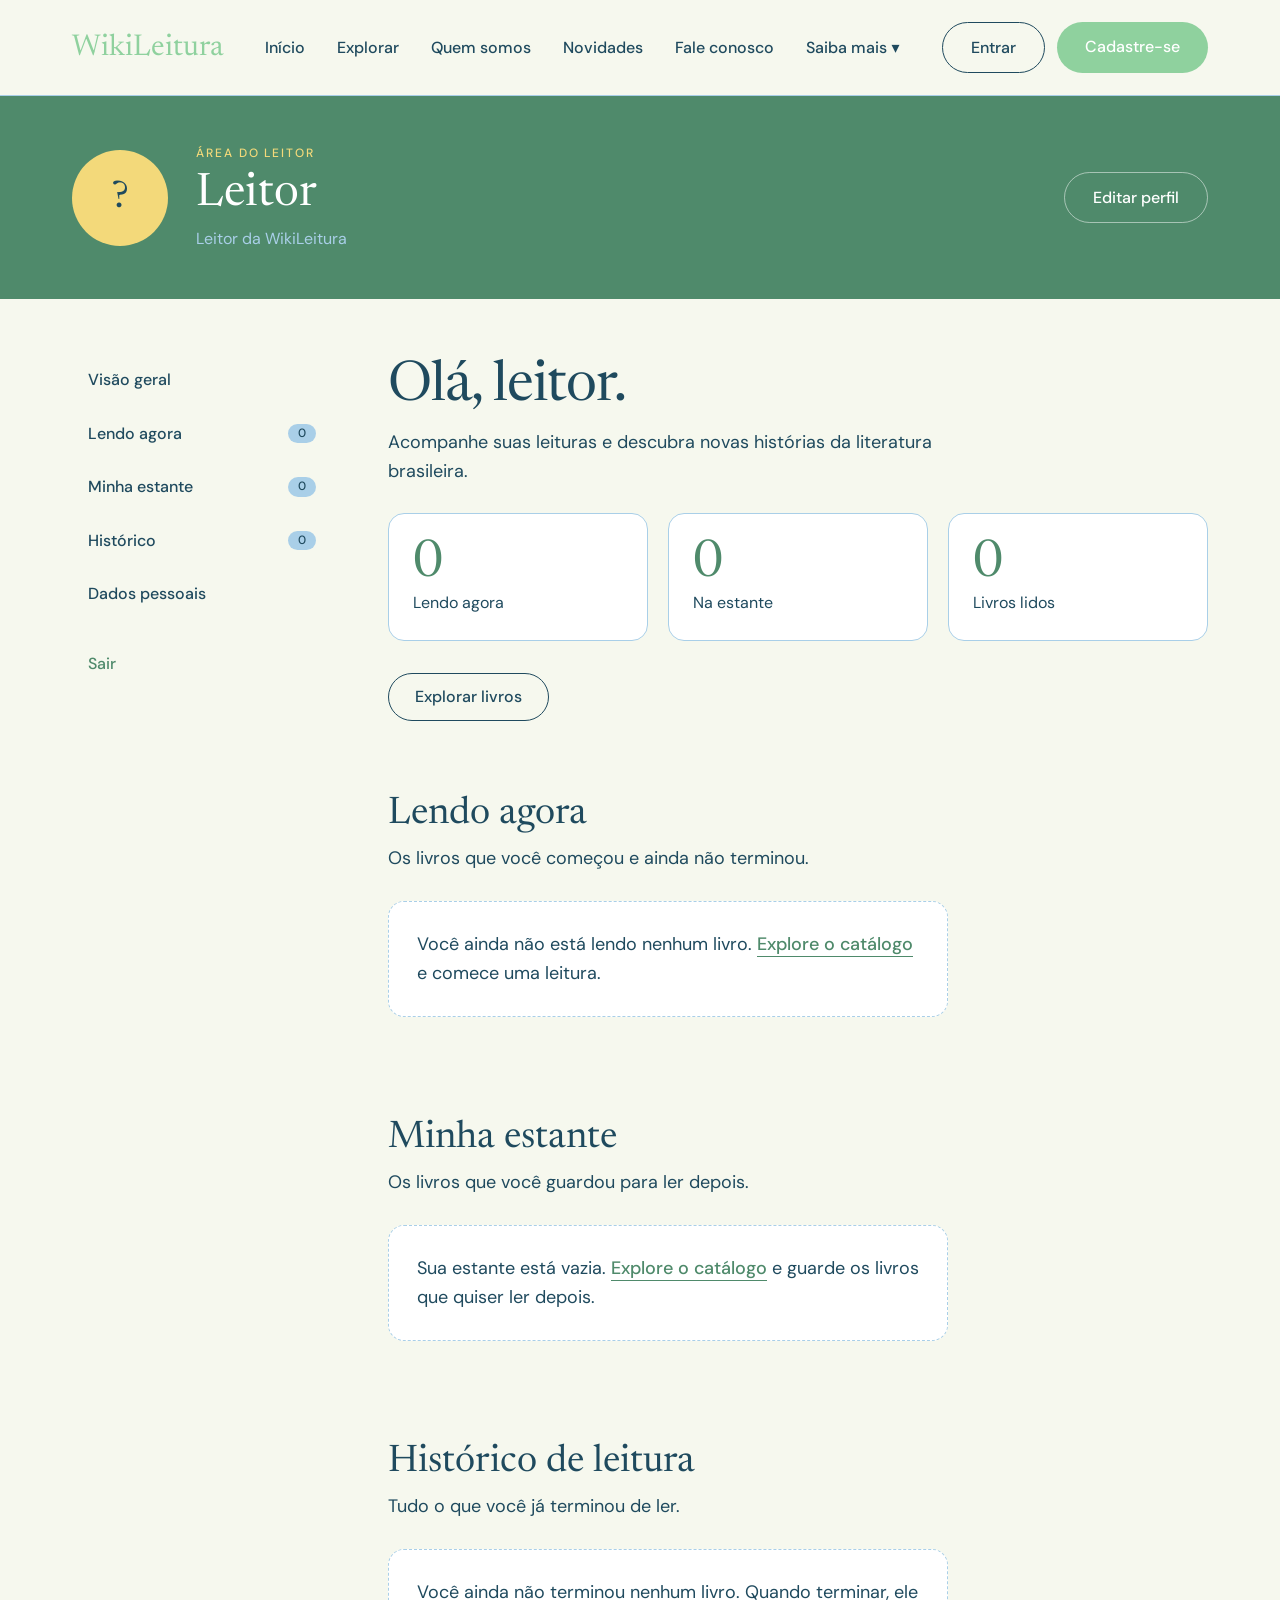
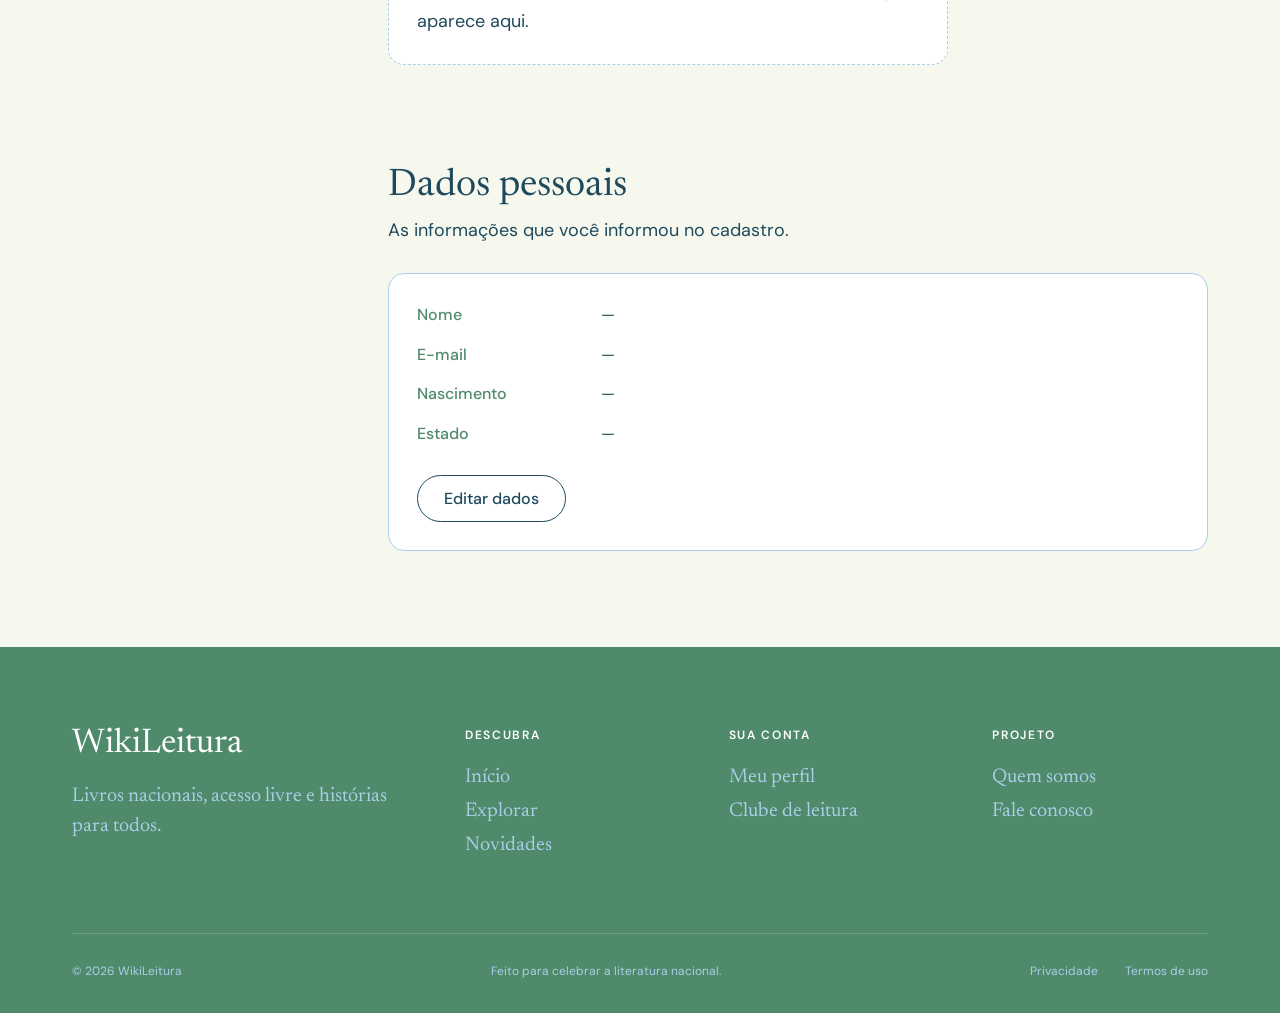
<file: Wikileitura/html/perfil.html>
<!DOCTYPE html>
<html lang="pt-br">
<head>
    <meta charset="UTF-8">
    <meta name="viewport" content="width=device-width, initial-scale=1.0">
    <link rel="stylesheet" href="../css/perfil.css">
    <title>Perfil - Wikileitura</title>
</head>
<body>
    <!--Cabeçalho-->
    <header>
        <p>WikiLeitura</p>
        <nav>
            <ul>
                <li><a href="../html/index.html">Início</a></li>
                <li><a href="../html/explorar.html">Explorar</a></li>
                <li><a href="../html/qmsomos.html">Quem somos</a></li>
                <li><a href="../html/novidades.html">Novidades</a></li>
                <li><a href="../html/contato.html">Fale conosco</a></li>
                <li>
                    <details>
                        <summary>Saiba mais</summary>
                        <ul>
                            <li><a href="../html/perfil.html">Meu perfil</a></li>
                            <li><a href="../html/clubeleitura.html">Clube de leitura</a></li>
                        </ul>
                    </details>
                </li>
            </ul>
        </nav>

        <div class="acoes">
            <a href="../html/login.html" class="entrar">Entrar</a>
            <a href="../html/cadastro.html" class="cadastrar">Cadastre-se</a>
        </div>
    </header>

    <!-- Conteúdo principal -->
     <main>
        <section class="perfil-topo">
            <div class="avatar" id="avatar">?</div>
            <div>
                <p class="rotulo">Área do leitor</p>
                <h1 id="nome-usuario">Leitor</h1>
                <p>Leitor da WikiLeitura</p>
            </div>
            <a href="#dados" class="editar">Editar perfil</a>
        </section>

        <div class="perfil-corpo">
            <!-- Menu lateral -->
            <nav class="perfil-menu" aria-label="Menu do perfil">
                <ul>
                    <li><a href="#visao-geral">Visão geral</a></li>
                    <li><a href="#lendo-agora">Lendo agora <span id="badge-lendo">0</span></a></li>
                    <li><a href="#estante">Minha estante <span id="badge-estante">0</span></a></li>
                    <li><a href="#historico">Histórico <span id="badge-historico">0</span></a></li>
                    <li><a href="#dados">Dados pessoais</a></li>
                </ul>
                <a href="../php/logout.php" class="sair">Sair</a>
            </nav>

            <div class="perfil-conteudo">
                <section id="visao-geral">
                    <h2><span id="saudacao">Olá</span>, <span id="nome-curto">leitor</span>.</h2>
                    <p>Acompanhe suas leituras e descubra novas histórias da literatura brasileira.</p>
                    <ul class="numeros">
                        <li><strong id="num-lendo">0</strong> Lendo agora</li>
                        <li><strong id="num-estante">0</strong> Na estante</li>
                        <li><strong id="num-lidos">0</strong> Livros lidos</li>
                    </ul>
                    <a href="../html/explorar.html" class="botao">Explorar livros</a>
                </section>

                <section id="lendo-agora">
                    <h2>Lendo agora</h2>
                    <p>Os livros que você começou e ainda não terminou.</p>
                    <!-- O JavaScript desenha aqui um <li> para cada livro que vier do banco -->
                    <ul class="livros-lista" id="lista-lendo"></ul>
                    <!-- Mensagem de lista vazia: o JavaScript esconde quando houver livros -->
                    <p class="vazio" id="vazio-lendo">Você ainda não está lendo nenhum livro. <a href="../html/explorar.html">Explore o catálogo</a> e comece uma leitura.</p>
                </section>

                <section id="estante">
                    <h2>Minha estante</h2>
                    <p>Os livros que você guardou para ler depois.</p>
                    <ul class="estante-grade" id="lista-estante"></ul>
                    <p class="vazio" id="vazio-estante">Sua estante está vazia. <a href="../html/explorar.html">Explore o catálogo</a> e guarde os livros que quiser ler depois.</p>
                </section>

                <section id="historico">
                    <h2>Histórico de leitura</h2>
                    <p>Tudo o que você já terminou de ler.</p>
                    <ul class="historico" id="lista-historico"></ul>
                    <p class="vazio" id="vazio-historico">Você ainda não terminou nenhum livro. Quando terminar, ele aparece aqui.</p>
                </section>

                <section id="dados">
                    <h2>Dados pessoais</h2>
                    <p>As informações que você informou no cadastro.</p>
                    <div class="dados">
                        <dl>
                            <dt>Nome</dt>
                            <dd id="dado-nome">—</dd>
                            <dt>E-mail</dt>
                            <dd id="dado-email">—</dd>
                            <dt>Nascimento</dt>
                            <dd id="dado-nascimento">—</dd>
                            <dt>Estado</dt>
                            <dd id="dado-estado">—</dd>
                        </dl>
                        <a href="#" class="botao">Editar dados</a>
                    </div>
                </section>
            </div>
        </div>
     </main>

    <!--Rodapé-->
    <footer>
        <section>
            <p>WikiLeitura</p>
            <p>Livros nacionais, acesso livre e histórias para todos.</p>
        </section>

        <nav aria-label="Descubra">
            <h3>Descubra</h3>
            <ul>
                <li><a href="../html/index.html">Início</a></li>
                <li><a href="../html/explorar.html">Explorar</a></li>
                <li><a href="../html/novidades.html">Novidades</a></li>
            </ul>
        </nav>

        <nav aria-label="Sua conta">
            <h3>Sua conta</h3>
            <ul>
                <li><a href="../html/perfil.html">Meu perfil</a></li>
                <li><a href="../html/clubeleitura.html">Clube de leitura</a></li>
            </ul>
        </nav>

        <nav aria-label="Projeto">
            <h3>Projeto</h3>
            <ul>
                <li><a href="../html/qmsomos.html">Quem somos</a></li>
                <li><a href="../html/contato.html">Fale conosco</a></li>
            </ul>
        </nav>

        <div>
            <p>© 2026 WikiLeitura</p>
            <p>Feito para celebrar a literatura nacional.</p>
            <p><a href="#">Privacidade</a> <a href="#">Termos de uso</a></p>
        </div>
    </footer>
    
    <script src="../js/cabecalho.js"></script>
</body>
</html>
</file>
<file: Wikileitura/css/perfil.css>
/*Fonte para o site*/
@import url('https://fonts.googleapis.com/css2?family=DM+Sans:wght@400;500;600&family=Newsreader:ital,opsz,wght@0,6..72,400;0,6..72,500;1,6..72,500&display=swap');

/*Cores utilizadas no site*/
:root{
    --fundo: #f6f8ee;      /* creme esverdeado bem claro */
    --roxo: #8fd19e;       /* verde-bandeira pastel (cor principal) */
    --indigo: #4f8a6b;     /* verde floresta suave (versão escura) */
    --lilas: #f3d97a;      /* amarelo-ouro pastel */
    --orquidea: #a9cfe8;   /* azul-céu pastel */
    --destaque: #ffffff;   /* branco para contraste */
    --texto: #1f4a5e;      /* azul-petróleo escuro */
    --serif: 'Newsreader', Georgia, serif;
    --sans: 'DM Sans', system-ui, sans-serif;
}

/*body*/
*{
    box-sizing:border-box;
    margin:0;padding:0
}

body{
    background:var(--fundo);
    color:var(--texto);
    font:1rem/1.6 var(--sans)
}

a{
    color:inherit;
    text-decoration:none
}

ul{
    list-style:none
}

h1,h2,h3{
    font:400 1em var(--serif)
}

/*cabeçalho*/
header {
  display: flex; align-items: center; justify-content: space-between; gap: 32px;
  padding: 0 72px; height: 96px; border-bottom: 1px solid var(--orquidea);
}
header > p:first-child { 
  font-family: var(--serif); 
  font-size: 30px; 
  color: var(--roxo); 
}

header nav > ul { 
  display: flex; 
  align-items: center; 
  gap: 32px; 
  font-weight: 500; 
}

header nav li { 
  position: relative; 
}

header nav a:hover, summary:hover { 
  color: var(--roxo); 
}

/* Submenu "Saiba mais" */
details { 
    position: relative; 
}

summary { 
    cursor: pointer; 
    font-weight: 500; 
    list-style: none; 
}

summary::-webkit-details-marker { 
    display: none;
}

summary::after { 
    content: " ▾"; 
}

details[open] summary::after { 
    content: " ▴"; 
}

details ul {
  position: absolute; 
  top: 36px; left: 0; 
  min-width: 200px; 
  z-index: 10;
  background: #fff; 
  border: 1px solid var(--orquidea); 
  border-radius: 12px;
  padding: 12px 0; 
  box-shadow: 0 12px 30px rgba(42, 22, 84, .15);
}

details li a { 
    display: block;
     padding: 8px 22px; 
}

details li a:hover { 
    background: var(--fundo); 
}

.entrar, .cadastrar {
  border-radius: 999px; 
  padding: 12px 28px; 
  font-weight: 500; 
  white-space: nowrap;
}

.entrar { 
    border: 1px solid var(--texto); 
}

.cadastrar { 
    background: var(--roxo); 
    color: #fff; 
}

.acoes {
    display: flex; gap: 12px; 
}

/*main*/
.perfil-topo {
    display: flex;
    align-items: center;
    gap: 28px;
    padding: 48px 72px;
    background: var(--indigo);
    color: #fff;
}
 
.avatar {
    flex-shrink: 0;
    width: 96px;
    height: 96px;
    border-radius: 50%;
    display: grid;
    place-items: center;
    background: var(--lilas);
    color: var(--texto);
    font: 400 38px var(--serif);
}
 
.perfil-topo > div:nth-child(2) {
    flex: 1;
}
 
.rotulo {
    font-size: 12px;
    letter-spacing: .16em;
    text-transform: uppercase;
    font-weight: 500;
    color: var(--lilas);
}
 
.perfil-topo h1 {
    font-size: 46px;
    line-height: 1.1;
    margin: 6px 0;
}
 
.perfil-topo p:last-child {
    color: var(--orquidea);
}
 
.editar {
    border: 1px solid rgba(255, 255, 255, .5);
    border-radius: 999px;
    padding: 12px 28px;
    font-weight: 500;
    white-space: nowrap;
}
 
.editar:hover {
    background: rgba(255, 255, 255, .14);
}
 
/* Menu lateral + conteúdo */
.perfil-corpo {
    display: grid;
    grid-template-columns: 260px 1fr;
    gap: 56px;
    align-items: start;
    padding: 56px 72px 96px;
}
 
.perfil-menu {
    position: sticky;
    top: 24px;
}
 
.perfil-menu ul {
    display: flex;
    flex-direction: column;
    gap: 4px;
}
 
.perfil-menu li a {
    display: flex;
    justify-content: space-between;
    align-items: center;
    padding: 12px 16px;
    border-radius: 12px;
    font-weight: 500;
}
 
.perfil-menu li a:hover {
    background: #fff;
    color: var(--indigo);
}
 
.perfil-menu li a span {
    background: var(--orquidea);
    border-radius: 999px;
    padding: 0 10px;
    font-size: 12px;
}
 
.sair {
    display: inline-block;
    margin-top: 20px;
    padding: 12px 16px;
    font-weight: 500;
    color: var(--indigo);
}
 
.sair:hover {
    text-decoration: underline;
}
 
.perfil-conteudo {
    display: flex;
    flex-direction: column;
    gap: 72px;
    min-width: 0;
}
 
.perfil-conteudo section {
    scroll-margin-top: 24px;
}
 
.perfil-conteudo h2 {
    font-size: 38px;
    line-height: 1.15;
    margin-bottom: 8px;
}
 
#visao-geral h2 {
    font-size: 56px;
    letter-spacing: -.02em;
}
 
.perfil-conteudo section > p {
    max-width: 560px;
    margin-bottom: 28px;
    font-size: 18px;
}
 
/* Botão (contorno) */
.botao {
    display: inline-block;
    border: 1px solid var(--texto);
    border-radius: 999px;
    padding: 10px 26px;
    font-weight: 500;
    white-space: nowrap;
}
 
.botao:hover {
    background: var(--roxo);
    border-color: var(--roxo);
}
 
/* Visão geral: números */
.numeros {
    display: grid;
    grid-template-columns: repeat(3, 1fr);
    gap: 20px;
    margin-bottom: 32px;
}
 
.numeros li {
    background: #fff;
    border: 1px solid var(--orquidea);
    border-radius: 16px;
    padding: 24px;
}
 
.numeros strong {
    display: block;
    font: 400 52px/1 var(--serif);
    color: var(--indigo);
}
 
/* Lendo agora */
.livros-lista li {
    display: grid;
    grid-template-columns: 72px 1fr auto;
    align-items: center;
    gap: 24px;
    padding: 20px 0;
    border-bottom: 1px solid var(--orquidea);
}
 
.livros-lista li:first-child {
    border-top: 1px solid var(--orquidea);
}
 
.capa {
    width: 72px;
    aspect-ratio: 3 / 4;
    background: var(--roxo);
    border-left: 8px solid rgba(31, 74, 94, .18);
    border-radius: 4px;
    box-shadow: 0 8px 20px rgba(31, 74, 94, .18);
}
 
.livros-lista li:nth-child(even) .capa {
    background: var(--orquidea);
}
 
.livros-lista h3,
.historico h3 {
    font-size: 24px;
    line-height: 1.2;
}
 
.livros-lista p {
    color: var(--indigo);
}
 
progress {
    display: block;
    width: 100%;
    max-width: 280px;
    height: 8px;
    margin-top: 12px;
    appearance: none;
    border: 0;
    border-radius: 999px;
    overflow: hidden;
    background: #e3ead6;
}
 
progress::-webkit-progress-bar {
    background: #e3ead6;
}
 
progress::-webkit-progress-value {
    background: var(--roxo);
}
 
progress::-moz-progress-bar {
    background: var(--roxo);
}
 
.detalhe {
    font-size: 14px;
}
 
/* Minha estante */
.estante-grade {
    display: grid;
    grid-template-columns: repeat(auto-fill, minmax(180px, 1fr));
    gap: 28px;
}
 
.estante-grade li a {
    display: block;
    aspect-ratio: 3 / 4;
    padding: 22px;
    position: relative;
    background: var(--roxo);
    color: var(--texto);
    box-shadow: 0 12px 30px rgba(31, 74, 94, .18);
}
 
.estante-grade li:nth-child(4n+2) a {
    background: var(--indigo);
    color: #fff;
}
 
.estante-grade li:nth-child(4n+3) a {
    background: var(--orquidea);
}
 
.estante-grade li:nth-child(4n+4) a {
    background: var(--lilas);
}
 
.estante-grade h3 {
    position: absolute;
    left: 22px;
    right: 22px;
    bottom: 52px;
    font-size: 26px;
    line-height: 1.15;
}
 
.estante-grade p {
    position: absolute;
    left: 22px;
    bottom: 22px;
    font: 16px var(--serif);
}
 
/* Histórico */
.historico li {
    display: flex;
    justify-content: space-between;
    align-items: center;
    gap: 24px;
    padding: 18px 0;
    border-bottom: 1px solid var(--orquidea);
}
 
.historico li:first-child {
    border-top: 1px solid var(--orquidea);
}
 
.historico p {
    color: var(--indigo);
}
 
.historico time {
    white-space: nowrap;
    font-weight: 500;
}
 
/* Mensagem de lista vazia */
.vazio {
    background: #fff;
    border: 1px dashed var(--orquidea);
    border-radius: 16px;
    padding: 28px;
}
 
.vazio a {
    color: var(--indigo);
    font-weight: 500;
    border-bottom: 1px solid var(--indigo);
}
 
/* Dados pessoais */
.dados {
    background: #fff;
    border: 1px solid var(--orquidea);
    border-radius: 16px;
    padding: 28px;
}
 
.dados dl {
    display: grid;
    grid-template-columns: 160px 1fr;
    gap: 14px 24px;
    margin-bottom: 28px;
}
 
.dados dt {
    color: var(--indigo);
    font-weight: 500;
}

/*footer*/
body > footer {
    display: grid;
    grid-template-columns: 1.6fr 1fr 1fr 1fr;
    gap: 64px 48px;
    background: var(--indigo);
    color: #fff;
    padding: 80px 72px 32px;
}

footer section p:first-child {
    font: 400 34px/1 var(--serif);
}

footer section p:last-child {
    font: 20px/1.5 var(--serif);
    color: var(--orquidea);
    max-width: 320px;
    margin-top: 20px;
}

footer h3 {
    font: 600 12px var(--sans);
    letter-spacing: .14em;
    text-transform: uppercase;
    color: var(--destaque);
    margin-bottom: 24px;
}

footer li {
    font: 20px var(--serif);
    margin-bottom: 14px;
}

footer li a { 
    color: var(--orquidea); 
}

footer li a:hover { 
    color: #fff; 
    text-decoration: underline; 
}

footer > div {
    grid-column: 1 / -1;
    display: flex;
    justify-content: space-between;
    flex-wrap: wrap;
    gap: 16px 32px;
    padding-top: 28px;
    border-top: 1px solid rgba(255, 255, 255, .18);
    font-size: 12px;
    color: var(--orquidea);
}

footer > div a + a { 
    margin-left: 24px; 
}

footer > div a:hover { 
    color: #fff; 
}
</file>
